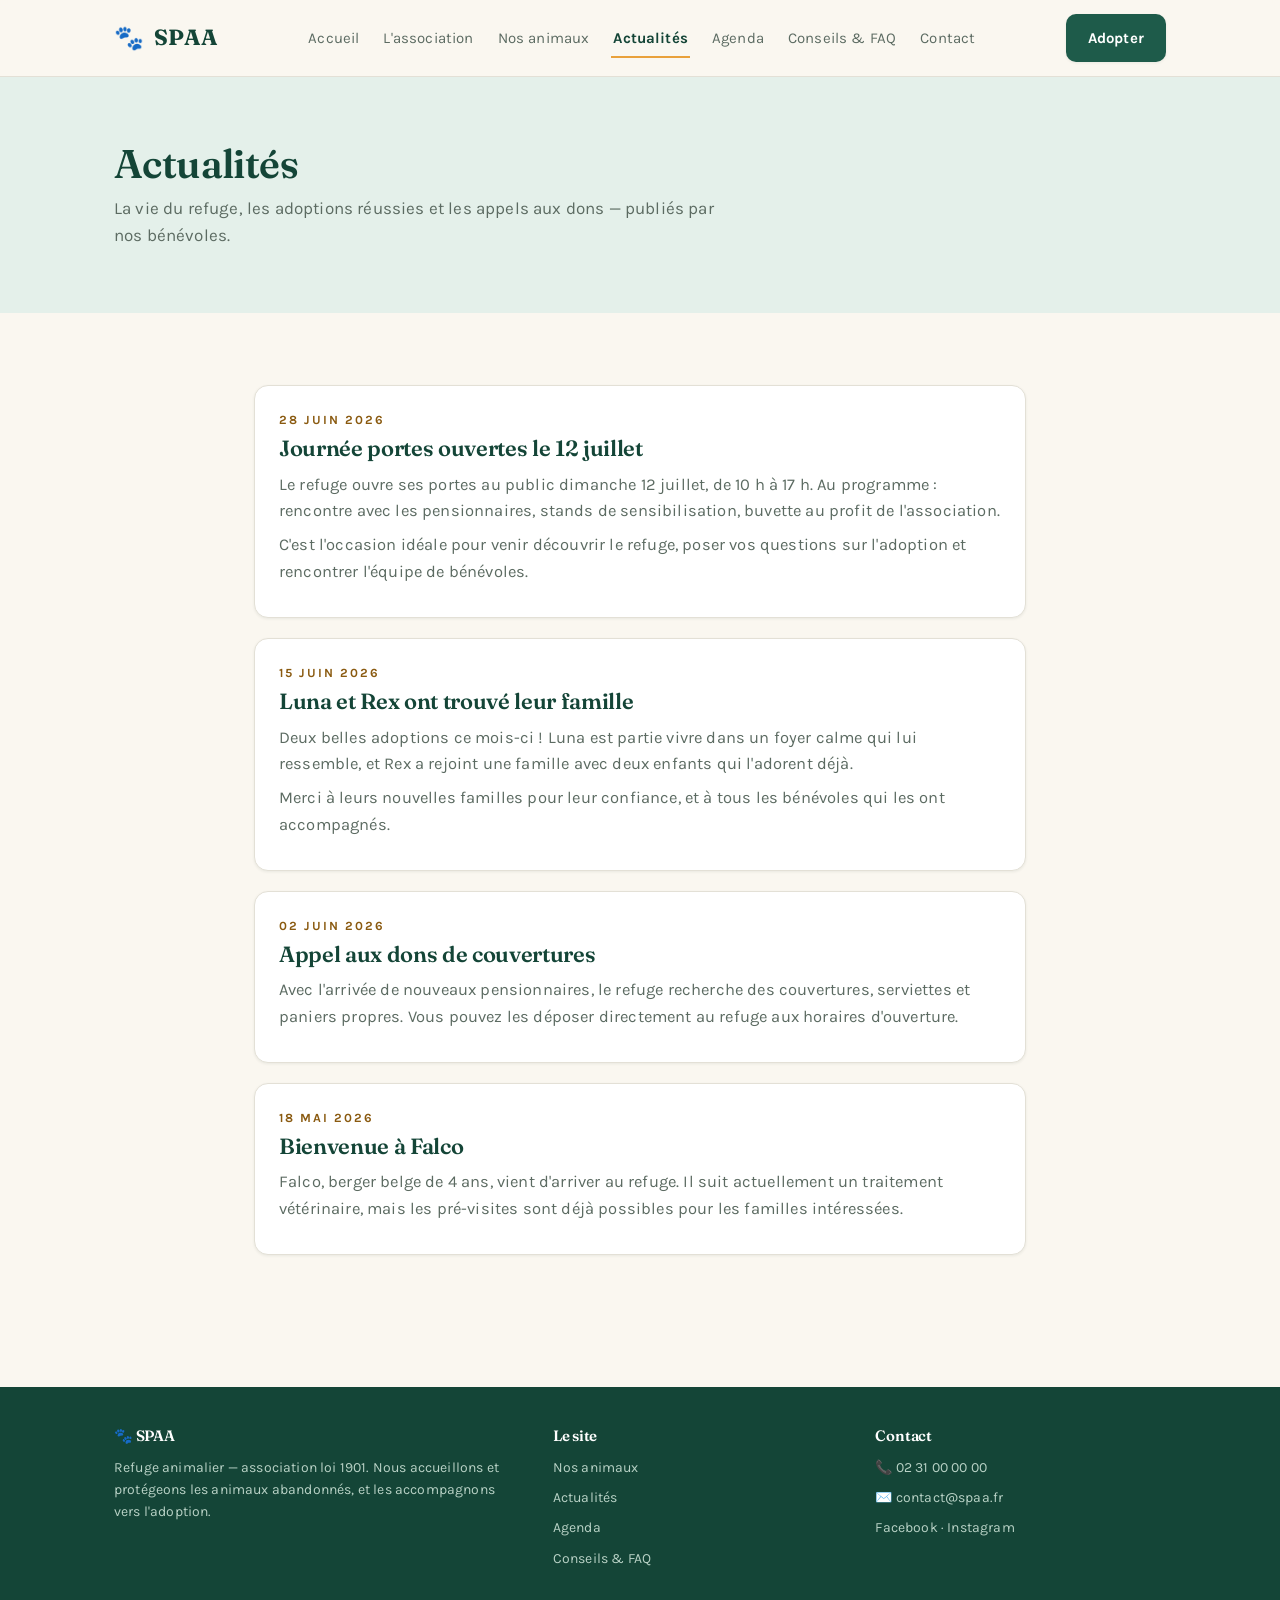
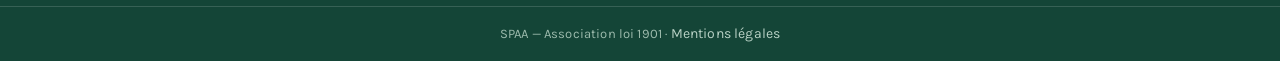
<file: actualites.html>
<!DOCTYPE html>
<html lang="fr">

<head>
  <meta charset="UTF-8">
  <meta name="viewport" content="width=device-width, initial-scale=1.0">
  <title>Actualités — SPAA</title>
  <meta name="description" content="Les actualités du refuge SPAA : adoptions, événements et vie du refuge.">
  <link rel="preconnect" href="https://fonts.googleapis.com">
  <link
    href="https://fonts.googleapis.com/css2?family=Fraunces:ital,wght@0,600;0,700;1,600&family=Karla:wght@400;700&display=swap"
    rel="stylesheet">
  <link rel="icon" type="image/svg+xml" href="assets/favicon.svg">
  <meta property="og:title" content="SPAA — Refuge animalier">
  <meta property="og:description" content="Adoption, protection et soins des animaux abandonnés.">
  <meta property="og:type" content="website">
  <link rel="stylesheet" href="styles.css">
</head>

<body>
  <header class="site">
    <div class="header-inner">
      <a class="logo" href="index.html"><span class="paw" aria-hidden="true">🐾</span>SPAA</a>
      <input type="checkbox" id="nav-toggle" class="nav-toggle" aria-hidden="true">
      <nav class="main" aria-label="Navigation principale">
        <a href="index.html">Accueil</a>
        <a href="association.html">L'association</a>
        <a href="animaux.html">Nos animaux</a>
        <a href="actualites.html" aria-current="page">Actualités</a>
        <a href="agenda.html">Agenda</a>
        <a href="blog.html">Conseils &amp; FAQ</a>
        <a href="contact.html">Contact</a>
      </nav>
      <a class="btn btn-pine header-cta" href="contact.html">Adopter</a>
      <label for="nav-toggle" class="nav-burger" aria-label="Ouvrir le menu">☰</label>
    </div>
  </header>

  <div class="page-hero">
    <div class="page-hero-inner">
      <h1>Actualités</h1>
      <p>La vie du refuge, les adoptions réussies et les appels aux dons — publiés par nos bénévoles.</p>
    </div>
  </div>

  <section class="block" style="max-width:820px;">
    <article class="post">
      <p class="date">28 JUIN 2026</p>
      <h2>Journée portes ouvertes le 12 juillet</h2>
      <p>Le refuge ouvre ses portes au public dimanche 12 juillet, de 10 h à 17 h. Au programme : rencontre avec les
        pensionnaires, stands de sensibilisation, buvette au profit de l'association.</p>
      <p>C'est l'occasion idéale pour venir découvrir le refuge, poser vos questions sur l'adoption et rencontrer
        l'équipe de bénévoles.</p>
    </article>
    <article class="post">
      <p class="date">15 JUIN 2026</p>
      <h2>Luna et Rex ont trouvé leur famille</h2>
      <p>Deux belles adoptions ce mois-ci ! Luna est partie vivre dans un foyer calme qui lui ressemble, et Rex a
        rejoint une famille avec deux enfants qui l'adorent déjà.</p>
      <p>Merci à leurs nouvelles familles pour leur confiance, et à tous les bénévoles qui les ont accompagnés.</p>
    </article>
    <article class="post">
      <p class="date">02 JUIN 2026</p>
      <h2>Appel aux dons de couvertures</h2>
      <p>Avec l'arrivée de nouveaux pensionnaires, le refuge recherche des couvertures, serviettes et paniers propres.
        Vous pouvez les déposer directement au refuge aux horaires d'ouverture.</p>
    </article>
    <article class="post">
      <p class="date">18 MAI 2026</p>
      <h2>Bienvenue à Falco</h2>
      <p>Falco, berger belge de 4 ans, vient d'arriver au refuge. Il suit actuellement un traitement vétérinaire, mais
        les pré-visites sont déjà possibles pour les familles intéressées.</p>
    </article>
  </section>

  <footer class="site">
    <div class="footer-inner">
      <div>
        <h3>🐾 SPAA</h3>
        <p>Refuge animalier — association loi 1901. Nous accueillons et protégeons les animaux abandonnés, et les
          accompagnons vers l'adoption.</p>
      </div>
      <div>
        <h3>Le site</h3>
        <a href="animaux.html">Nos animaux</a>
        <a href="actualites.html">Actualités</a>
        <a href="agenda.html">Agenda</a>
        <a href="blog.html">Conseils &amp; FAQ</a>
      </div>
      <div>
        <h3>Contact</h3>
        <p>📞 02 31 00 00 00</p>
        <p>✉️ contact@spaa.fr</p>
        <p>Facebook · Instagram</p>
      </div>
    </div>
    <div class="footer-bottom">SPAA — Association loi 1901 · <a href="mentions-legales.html"
        style="display:inline">Mentions légales</a></div>
  </footer>
  <script src="script.js"></script>
</body>

</html>
</file>
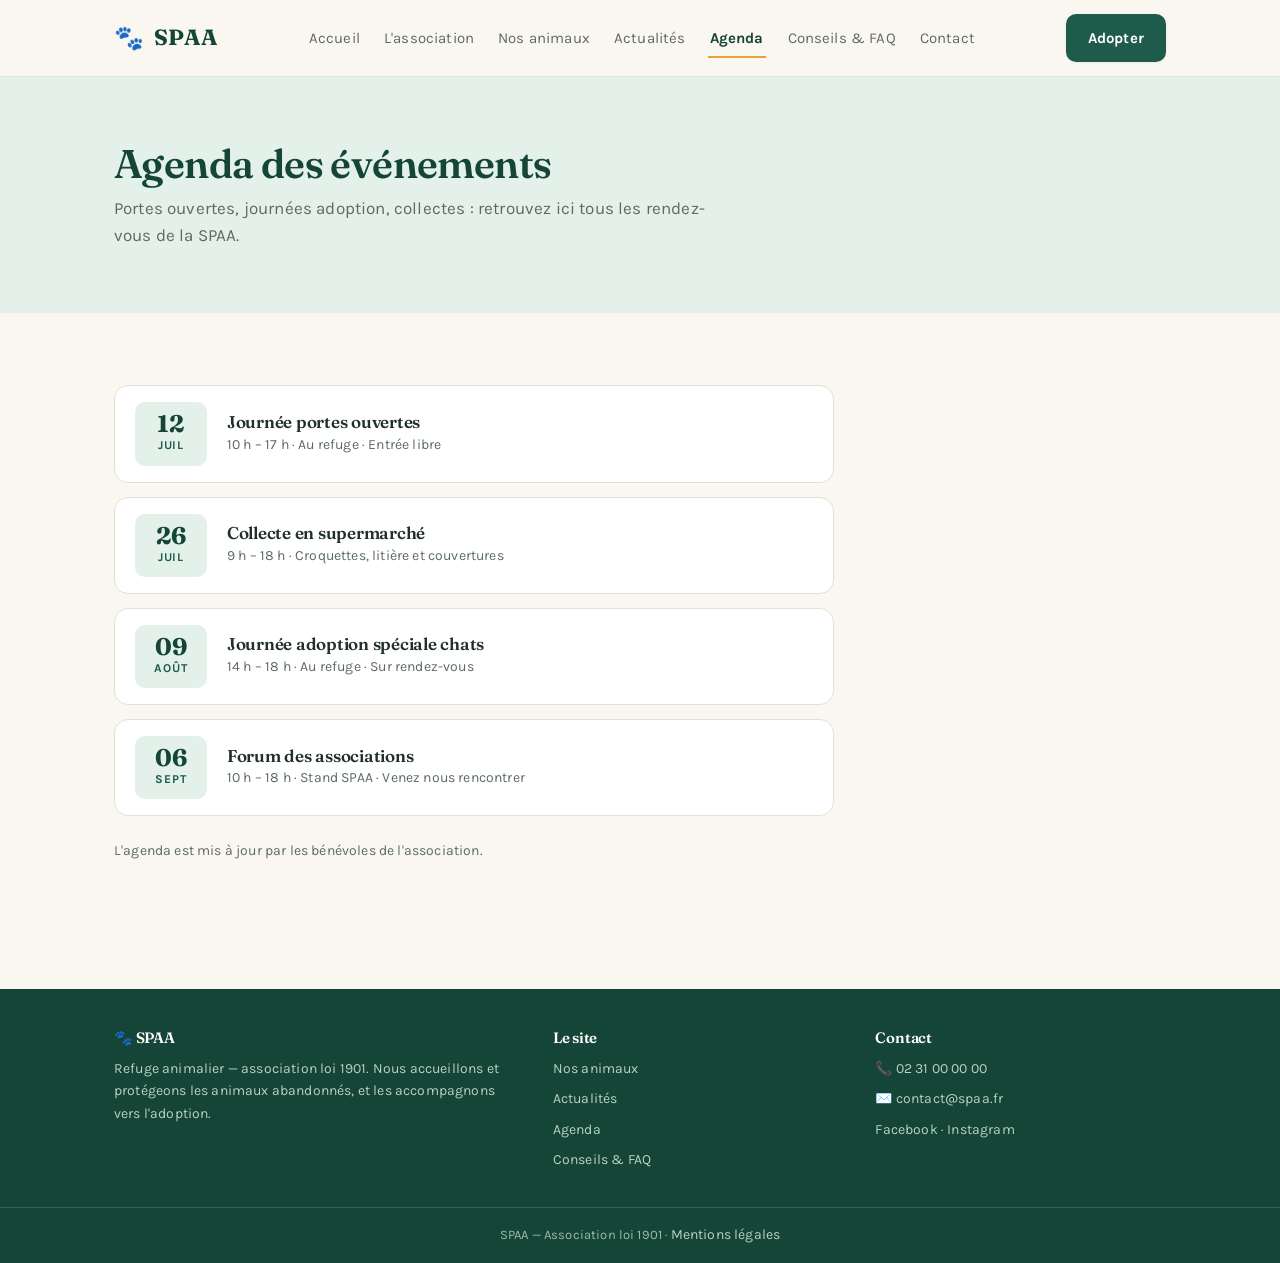
<file: agenda.html>
<!DOCTYPE html>
<html lang="fr">

<head>
  <meta charset="UTF-8">
  <meta name="viewport" content="width=device-width, initial-scale=1.0">
  <title>Agenda — SPAA</title>
  <meta name="description"
    content="Les événements à venir du refuge SPAA : portes ouvertes, journées adoption, collectes.">
  <link rel="preconnect" href="https://fonts.googleapis.com">
  <link
    href="https://fonts.googleapis.com/css2?family=Fraunces:ital,wght@0,600;0,700;1,600&family=Karla:wght@400;700&display=swap"
    rel="stylesheet">
  <link rel="icon" type="image/svg+xml" href="assets/favicon.svg">
  <meta property="og:title" content="SPAA — Refuge animalier">
  <meta property="og:description" content="Adoption, protection et soins des animaux abandonnés.">
  <meta property="og:type" content="website">
  <link rel="stylesheet" href="styles.css">
</head>

<body>
  <header class="site">
    <div class="header-inner">
      <a class="logo" href="index.html"><span class="paw" aria-hidden="true">🐾</span>SPAA</a>
      <input type="checkbox" id="nav-toggle" class="nav-toggle" aria-hidden="true">
      <nav class="main" aria-label="Navigation principale">
        <a href="index.html">Accueil</a>
        <a href="association.html">L'association</a>
        <a href="animaux.html">Nos animaux</a>
        <a href="actualites.html">Actualités</a>
        <a href="agenda.html" aria-current="page">Agenda</a>
        <a href="blog.html">Conseils &amp; FAQ</a>
        <a href="contact.html">Contact</a>
      </nav>
      <a class="btn btn-pine header-cta" href="contact.html">Adopter</a>
      <label for="nav-toggle" class="nav-burger" aria-label="Ouvrir le menu">☰</label>
    </div>
  </header>

  <div class="page-hero">
    <div class="page-hero-inner">
      <h1>Agenda des événements</h1>
      <p>Portes ouvertes, journées adoption, collectes : retrouvez ici tous les rendez-vous de la SPAA.</p>
    </div>
  </div>

  <section class="block">
    <div class="agenda-list">
      <div class="agenda-item">
        <div class="agenda-date">
          <div class="day">12</div>
          <div class="month">juil</div>
        </div>
        <div class="agenda-info">
          <h3>Journée portes ouvertes</h3>
          <p>10 h – 17 h · Au refuge · Entrée libre</p>
        </div>
      </div>
      <div class="agenda-item">
        <div class="agenda-date">
          <div class="day">26</div>
          <div class="month">juil</div>
        </div>
        <div class="agenda-info">
          <h3>Collecte en supermarché</h3>
          <p>9 h – 18 h · Croquettes, litière et couvertures</p>
        </div>
      </div>
      <div class="agenda-item">
        <div class="agenda-date">
          <div class="day">09</div>
          <div class="month">août</div>
        </div>
        <div class="agenda-info">
          <h3>Journée adoption spéciale chats</h3>
          <p>14 h – 18 h · Au refuge · Sur rendez-vous</p>
        </div>
      </div>
      <div class="agenda-item">
        <div class="agenda-date">
          <div class="day">06</div>
          <div class="month">sept</div>
        </div>
        <div class="agenda-info">
          <h3>Forum des associations</h3>
          <p>10 h – 18 h · Stand SPAA · Venez nous rencontrer</p>
        </div>
      </div>
    </div>
    <p style="margin-top:24px;color:var(--ink-soft);font-size:14px;">L'agenda est mis à jour par les bénévoles de
      l'association.</p>
  </section>

  <footer class="site">
    <div class="footer-inner">
      <div>
        <h3>🐾 SPAA</h3>
        <p>Refuge animalier — association loi 1901. Nous accueillons et protégeons les animaux abandonnés, et les
          accompagnons vers l'adoption.</p>
      </div>
      <div>
        <h3>Le site</h3>
        <a href="animaux.html">Nos animaux</a>
        <a href="actualites.html">Actualités</a>
        <a href="agenda.html">Agenda</a>
        <a href="blog.html">Conseils &amp; FAQ</a>
      </div>
      <div>
        <h3>Contact</h3>
        <p>📞 02 31 00 00 00</p>
        <p>✉️ contact@spaa.fr</p>
        <p>Facebook · Instagram</p>
      </div>
    </div>
    <div class="footer-bottom">SPAA — Association loi 1901 · <a href="mentions-legales.html"
        style="display:inline">Mentions légales</a></div>
  </footer>
  <script src="script.js"></script>
</body>

</html>
</file>
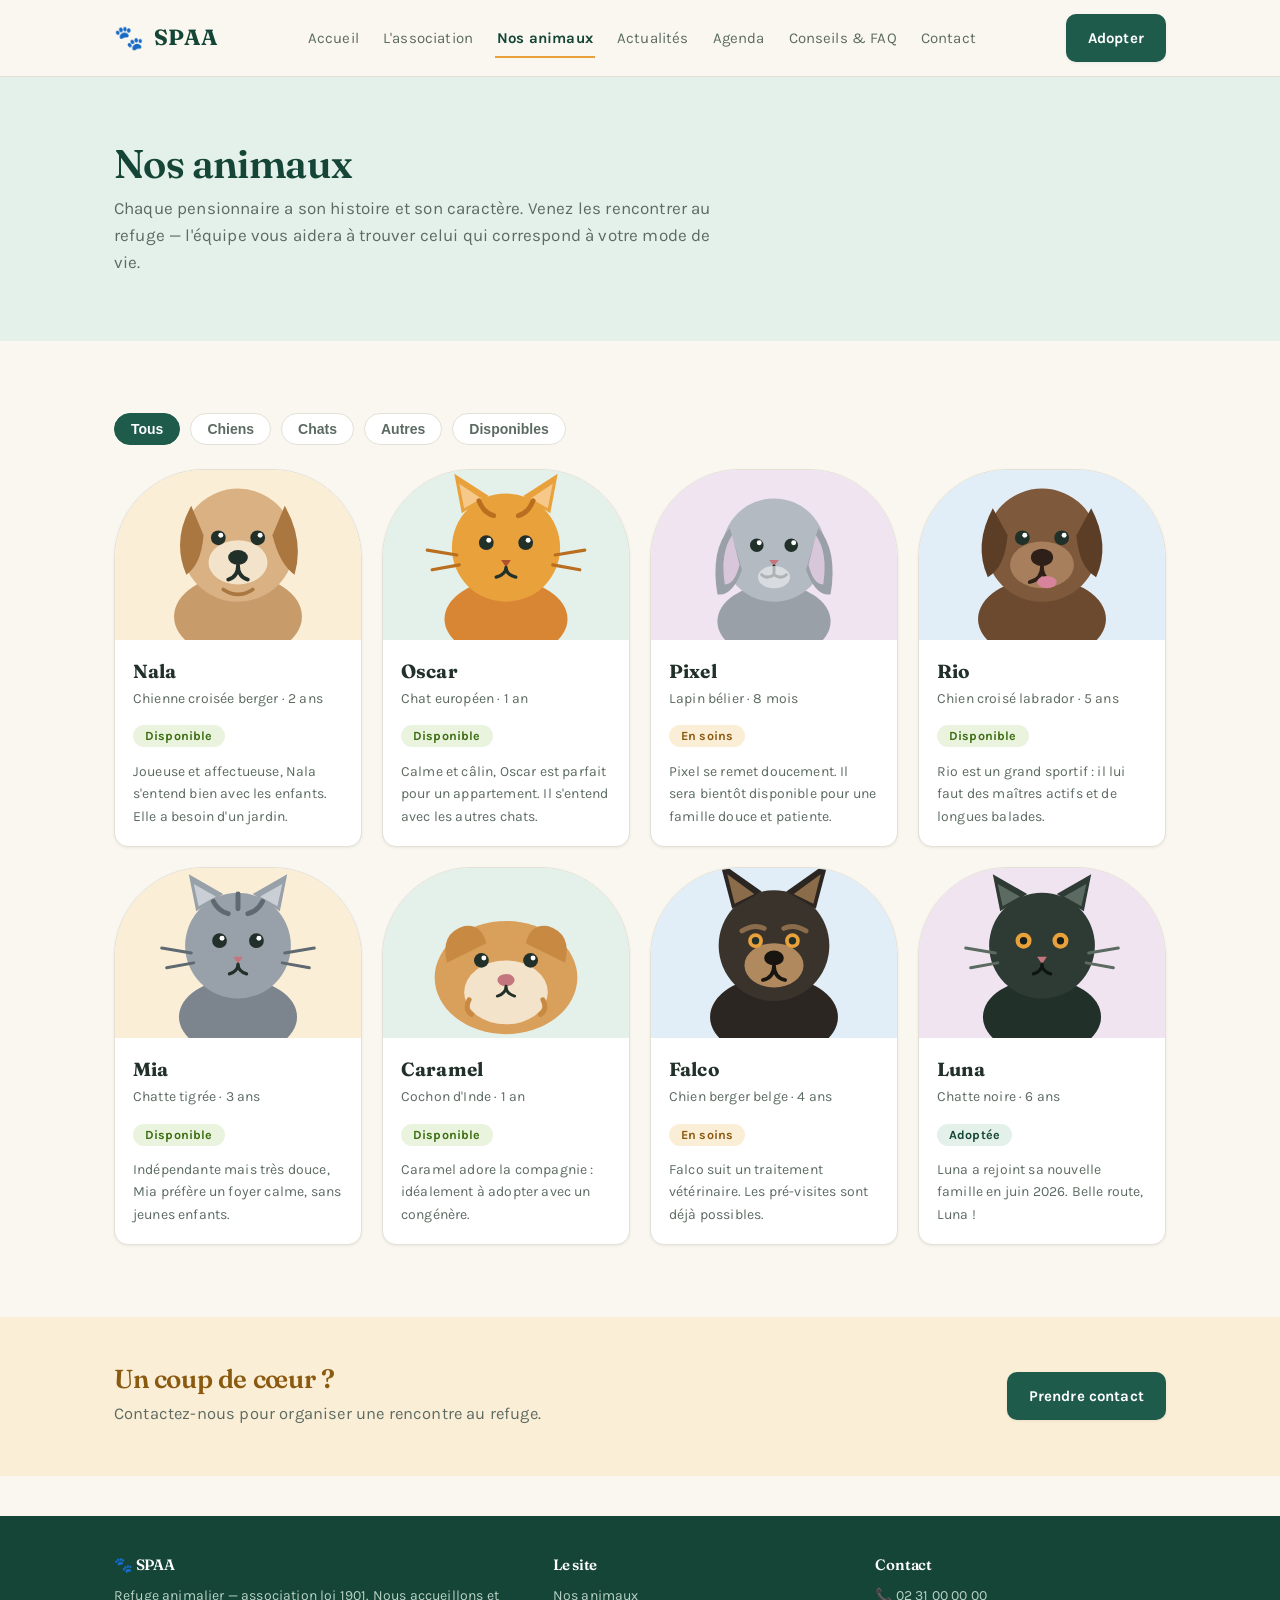
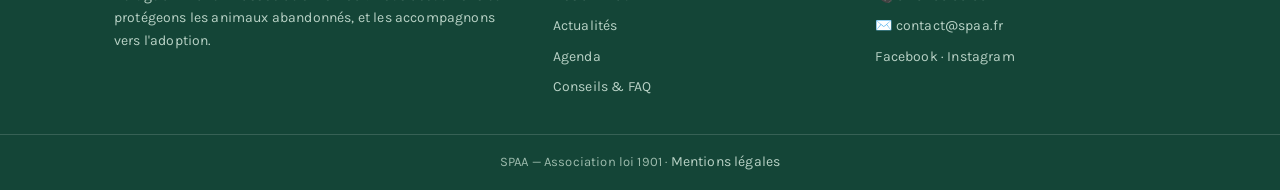
<file: animaux.html>
<!DOCTYPE html>
<html lang="fr">

<head>
  <meta charset="UTF-8">
  <meta name="viewport" content="width=device-width, initial-scale=1.0">
  <title>Nos animaux — SPAA</title>
  <meta name="description" content="Les animaux du refuge SPAA disponibles à l'adoption : chiens, chats et NAC.">
  <link rel="preconnect" href="https://fonts.googleapis.com">
  <link
    href="https://fonts.googleapis.com/css2?family=Fraunces:ital,wght@0,600;0,700;1,600&family=Karla:wght@400;700&display=swap"
    rel="stylesheet">
  <link rel="icon" type="image/svg+xml" href="assets/favicon.svg">
  <meta property="og:title" content="SPAA — Refuge animalier">
  <meta property="og:description" content="Adoption, protection et soins des animaux abandonnés.">
  <meta property="og:type" content="website">
  <link rel="stylesheet" href="styles.css">
</head>

<body>
  <header class="site">
    <div class="header-inner">
      <a class="logo" href="index.html"><span class="paw" aria-hidden="true">🐾</span>SPAA</a>
      <input type="checkbox" id="nav-toggle" class="nav-toggle" aria-hidden="true">
      <nav class="main" aria-label="Navigation principale">
        <a href="index.html">Accueil</a>
        <a href="association.html">L'association</a>
        <a href="animaux.html" aria-current="page">Nos animaux</a>
        <a href="actualites.html">Actualités</a>
        <a href="agenda.html">Agenda</a>
        <a href="blog.html">Conseils &amp; FAQ</a>
        <a href="contact.html">Contact</a>
      </nav>
      <a class="btn btn-pine header-cta" href="contact.html">Adopter</a>
      <label for="nav-toggle" class="nav-burger" aria-label="Ouvrir le menu">☰</label>
    </div>
  </header>

  <div class="page-hero">
    <div class="page-hero-inner">
      <h1>Nos animaux</h1>
      <p>Chaque pensionnaire a son histoire et son caractère. Venez les rencontrer au refuge — l'équipe vous aidera à
        trouver celui qui correspond à votre mode de vie.</p>
    </div>
  </div>

  <section class="block">
    <div class="filters" role="group" aria-label="Filtres">
      <button class="chip active" type="button" data-filter="tous" aria-pressed="true">Tous</button>
      <button class="chip" type="button" data-filter="chien" aria-pressed="false">Chiens</button>
      <button class="chip" type="button" data-filter="chat" aria-pressed="false">Chats</button>
      <button class="chip" type="button" data-filter="autre" aria-pressed="false">Autres</button>
      <button class="chip" type="button" data-filter="disponible" aria-pressed="false">Disponibles</button>
    </div>
    <div class="animals">
      <div class="animal-card" data-species="chien" data-status="disponible">
        <div class="animal-photo p-amber"><img
            src="https://images.unsplash.com/photo-1543466835-00a7907e9de1?auto=format&fit=crop&w=800&q=80"
            alt="Illustration de Nala" loading="lazy" onerror="this.onerror=null;this.src='assets/nala.svg'"></div>
        <div class="animal-body">
          <p class="name">Nala</p>
          <p class="meta">Chienne croisée berger · 2 ans</p>
          <span class="badge ok">Disponible</span>
          <p style="font-size:14px;color:var(--ink-soft);margin:12px 0 0;">Joueuse et affectueuse, Nala s'entend bien
            avec les enfants. Elle a besoin d'un jardin.</p>
        </div>
      </div>
      <div class="animal-card" data-species="chat" data-status="disponible">
        <div class="animal-photo p-pine"><img
            src="https://images.unsplash.com/photo-1514888286974-6c03e2ca1dba?auto=format&fit=crop&w=800&q=80"
            alt="Illustration de Oscar" loading="lazy" onerror="this.onerror=null;this.src='assets/oscar.svg'"></div>
        <div class="animal-body">
          <p class="name">Oscar</p>
          <p class="meta">Chat européen · 1 an</p>
          <span class="badge ok">Disponible</span>
          <p style="font-size:14px;color:var(--ink-soft);margin:12px 0 0;">Calme et câlin, Oscar est parfait pour un
            appartement. Il s'entend avec les autres chats.</p>
        </div>
      </div>
      <div class="animal-card" data-species="autre" data-status="soins">
        <div class="animal-photo p-lilac"><img
            src="https://images.unsplash.com/photo-1585110396000-c9ffd4e4b308?auto=format&fit=crop&w=800&q=80"
            alt="Illustration de Pixel" loading="lazy" onerror="this.onerror=null;this.src='assets/pixel.svg'"></div>
        <div class="animal-body">
          <p class="name">Pixel</p>
          <p class="meta">Lapin bélier · 8 mois</p>
          <span class="badge care">En soins</span>
          <p style="font-size:14px;color:var(--ink-soft);margin:12px 0 0;">Pixel se remet doucement. Il sera bientôt
            disponible pour une famille douce et patiente.</p>
        </div>
      </div>
      <div class="animal-card" data-species="chien" data-status="disponible">
        <div class="animal-photo p-sky"><img
            src="https://images.unsplash.com/photo-1552053831-71594a27632d?auto=format&fit=crop&w=800&q=80"
            alt="Illustration de Rio" loading="lazy" onerror="this.onerror=null;this.src='assets/rio.svg'"></div>
        <div class="animal-body">
          <p class="name">Rio</p>
          <p class="meta">Chien croisé labrador · 5 ans</p>
          <span class="badge ok">Disponible</span>
          <p style="font-size:14px;color:var(--ink-soft);margin:12px 0 0;">Rio est un grand sportif : il lui faut des
            maîtres actifs et de longues balades.</p>
        </div>
      </div>
      <div class="animal-card" data-species="chat" data-status="disponible">
        <div class="animal-photo p-amber"><img
            src="https://images.unsplash.com/photo-1533738363-b7f9aef128ce?auto=format&fit=crop&w=800&q=80"
            alt="Illustration de Mia" loading="lazy" onerror="this.onerror=null;this.src='assets/mia.svg'"></div>
        <div class="animal-body">
          <p class="name">Mia</p>
          <p class="meta">Chatte tigrée · 3 ans</p>
          <span class="badge ok">Disponible</span>
          <p style="font-size:14px;color:var(--ink-soft);margin:12px 0 0;">Indépendante mais très douce, Mia préfère un
            foyer calme, sans jeunes enfants.</p>
        </div>
      </div>
      <div class="animal-card" data-species="autre" data-status="disponible">
        <div class="animal-photo p-pine"><img
            src="https://images.unsplash.com/photo-1548767797-d8c844163c4c?auto=format&fit=crop&w=800&q=80"
            alt="Illustration de Caramel" loading="lazy" onerror="this.onerror=null;this.src='assets/caramel.svg'">
        </div>
        <div class="animal-body">
          <p class="name">Caramel</p>
          <p class="meta">Cochon d'Inde · 1 an</p>
          <span class="badge ok">Disponible</span>
          <p style="font-size:14px;color:var(--ink-soft);margin:12px 0 0;">Caramel adore la compagnie : idéalement à
            adopter avec un congénère.</p>
        </div>
      </div>
      <div class="animal-card" data-species="chien" data-status="soins">
        <div class="animal-photo p-sky"><img
            src="https://images.unsplash.com/photo-1568572933382-74d440642117?auto=format&fit=crop&w=800&q=80"
            alt="Illustration de Falco" loading="lazy" onerror="this.onerror=null;this.src='assets/falco.svg'"></div>
        <div class="animal-body">
          <p class="name">Falco</p>
          <p class="meta">Chien berger belge · 4 ans</p>
          <span class="badge care">En soins</span>
          <p style="font-size:14px;color:var(--ink-soft);margin:12px 0 0;">Falco suit un traitement vétérinaire. Les
            pré-visites sont déjà possibles.</p>
        </div>
      </div>
      <div class="animal-card" data-species="chat" data-status="adoptee">
        <div class="animal-photo p-lilac"><img
            src="https://images.unsplash.com/photo-1526336024174-e58f5cdd8e13?auto=format&fit=crop&w=800&q=80"
            alt="Illustration de Luna" loading="lazy" onerror="this.onerror=null;this.src='assets/luna.svg'"></div>
        <div class="animal-body">
          <p class="name">Luna</p>
          <p class="meta">Chatte noire · 6 ans</p>
          <span class="badge adopted">Adoptée</span>
          <p style="font-size:14px;color:var(--ink-soft);margin:12px 0 0;">Luna a rejoint sa nouvelle famille en juin
            2026. Belle route, Luna !</p>
        </div>
      </div>
    </div>
    <p id="no-result">Aucun animal ne correspond à ce filtre pour le moment.</p>
  </section>

  <div class="cta-band">
    <div class="cta-inner">
      <div>
        <h2>Un coup de cœur ?</h2>
        <p>Contactez-nous pour organiser une rencontre au refuge.</p>
      </div>
      <a class="btn btn-pine" href="contact.html">Prendre contact</a>
    </div>
  </div>

  <footer class="site">
    <div class="footer-inner">
      <div>
        <h3>🐾 SPAA</h3>
        <p>Refuge animalier — association loi 1901. Nous accueillons et protégeons les animaux abandonnés, et les
          accompagnons vers l'adoption.</p>
      </div>
      <div>
        <h3>Le site</h3>
        <a href="animaux.html">Nos animaux</a>
        <a href="actualites.html">Actualités</a>
        <a href="agenda.html">Agenda</a>
        <a href="blog.html">Conseils &amp; FAQ</a>
      </div>
      <div>
        <h3>Contact</h3>
        <p>📞 02 31 00 00 00</p>
        <p>✉️ contact@spaa.fr</p>
        <p>Facebook · Instagram</p>
      </div>
    </div>
    <div class="footer-bottom">SPAA — Association loi 1901 · <a href="mentions-legales.html"
        style="display:inline">Mentions légales</a></div>
  </footer>
  <script src="script.js"></script>
</body>

</html>
</file>
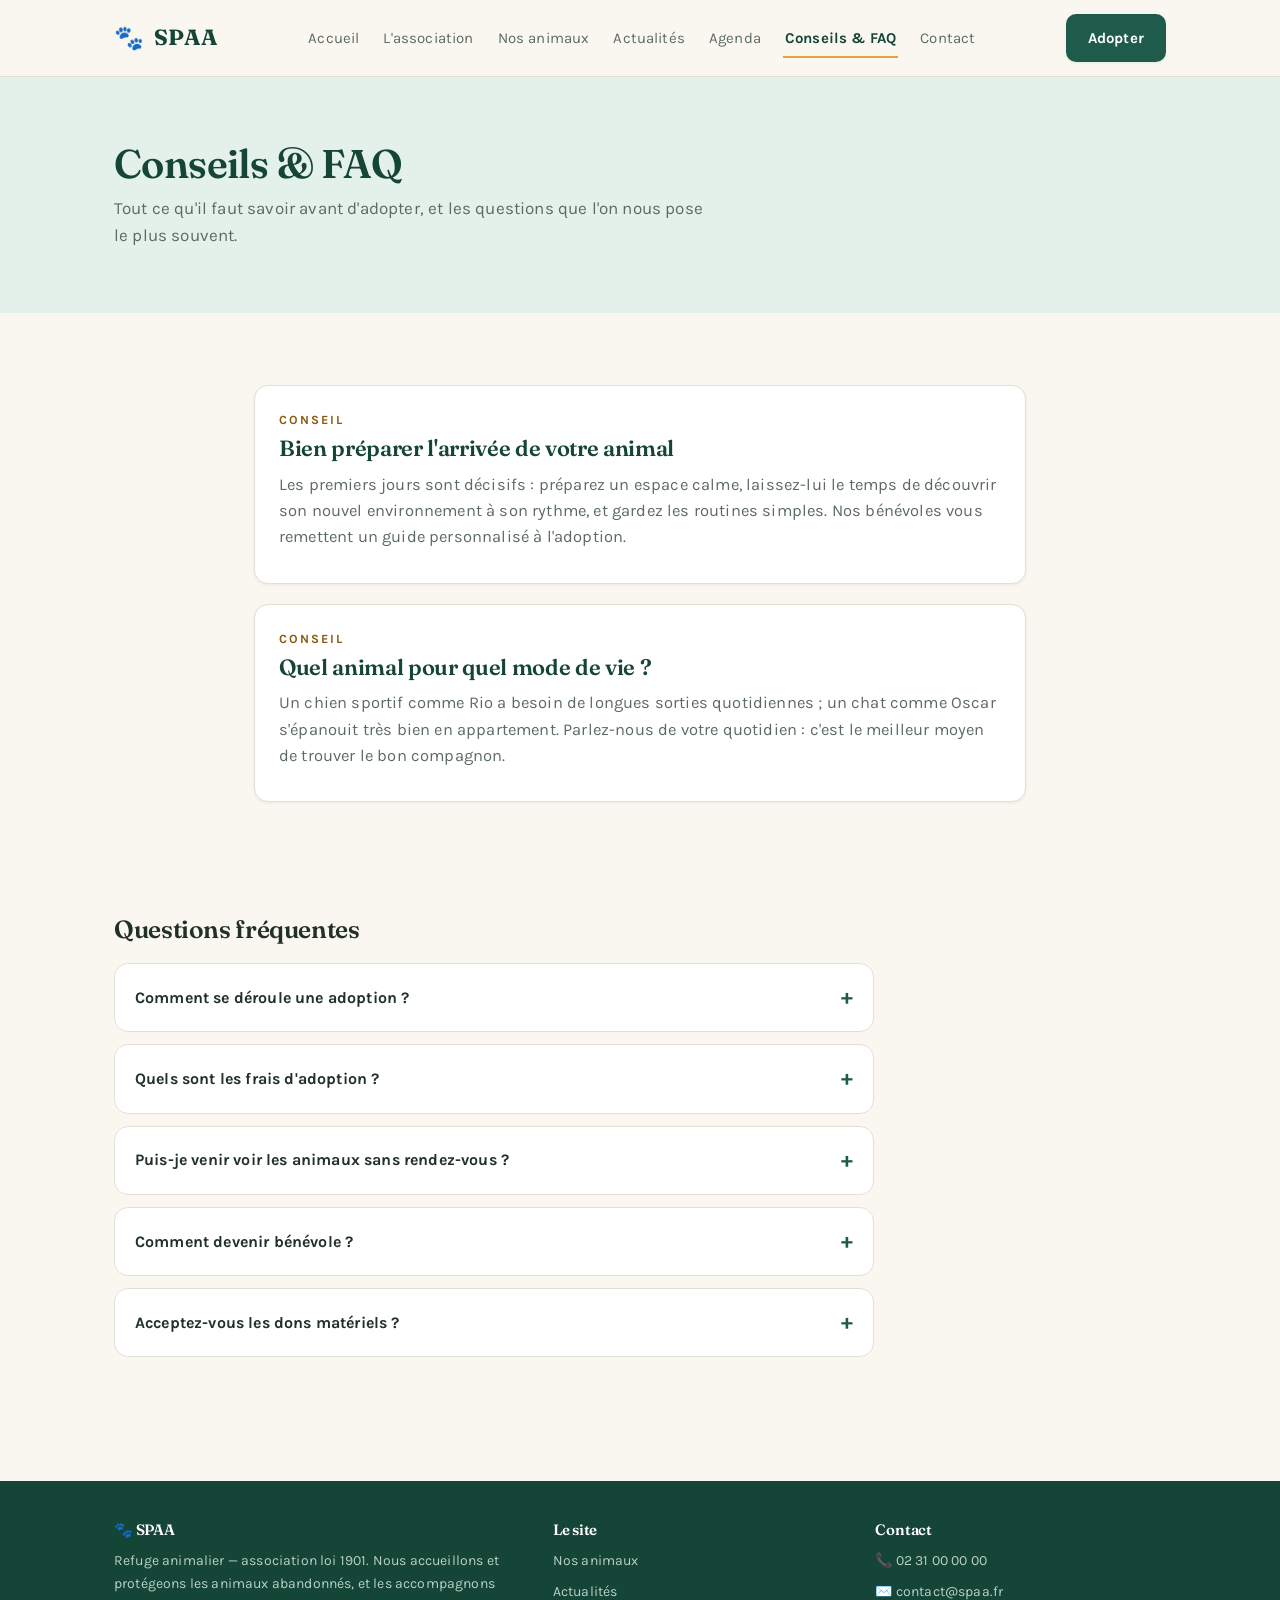
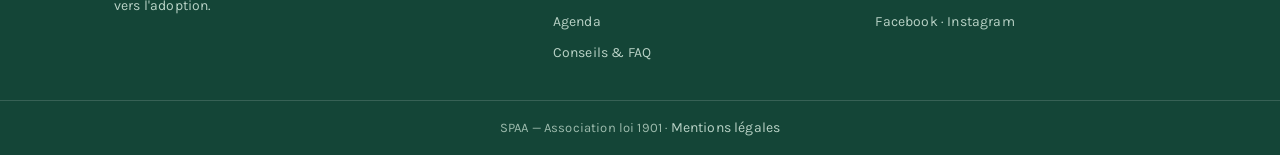
<file: blog.html>
<!DOCTYPE html>
<html lang="fr">

<head>
  <meta charset="UTF-8">
  <meta name="viewport" content="width=device-width, initial-scale=1.0">
  <title>Conseils & FAQ — SPAA</title>
  <meta name="description" content="Conseils pour l'adoption et réponses aux questions fréquentes du refuge SPAA.">
  <link rel="preconnect" href="https://fonts.googleapis.com">
  <link
    href="https://fonts.googleapis.com/css2?family=Fraunces:ital,wght@0,600;0,700;1,600&family=Karla:wght@400;700&display=swap"
    rel="stylesheet">
  <link rel="icon" type="image/svg+xml" href="assets/favicon.svg">
  <meta property="og:title" content="SPAA — Refuge animalier">
  <meta property="og:description" content="Adoption, protection et soins des animaux abandonnés.">
  <meta property="og:type" content="website">
  <link rel="stylesheet" href="styles.css">
</head>

<body>
  <header class="site">
    <div class="header-inner">
      <a class="logo" href="index.html"><span class="paw" aria-hidden="true">🐾</span>SPAA</a>
      <input type="checkbox" id="nav-toggle" class="nav-toggle" aria-hidden="true">
      <nav class="main" aria-label="Navigation principale">
        <a href="index.html">Accueil</a>
        <a href="association.html">L'association</a>
        <a href="animaux.html">Nos animaux</a>
        <a href="actualites.html">Actualités</a>
        <a href="agenda.html">Agenda</a>
        <a href="blog.html" aria-current="page">Conseils &amp; FAQ</a>
        <a href="contact.html">Contact</a>
      </nav>
      <a class="btn btn-pine header-cta" href="contact.html">Adopter</a>
      <label for="nav-toggle" class="nav-burger" aria-label="Ouvrir le menu">☰</label>
    </div>
  </header>

  <div class="page-hero">
    <div class="page-hero-inner">
      <h1>Conseils &amp; FAQ</h1>
      <p>Tout ce qu'il faut savoir avant d'adopter, et les questions que l'on nous pose le plus souvent.</p>
    </div>
  </div>

  <section class="block" style="max-width:820px;">
    <article class="post">
      <p class="date">CONSEIL</p>
      <h2>Bien préparer l'arrivée de votre animal</h2>
      <p>Les premiers jours sont décisifs : préparez un espace calme, laissez-lui le temps de découvrir son nouvel
        environnement à son rythme, et gardez les routines simples. Nos bénévoles vous remettent un guide personnalisé à
        l'adoption.</p>
    </article>
    <article class="post">
      <p class="date">CONSEIL</p>
      <h2>Quel animal pour quel mode de vie ?</h2>
      <p>Un chien sportif comme Rio a besoin de longues sorties quotidiennes ; un chat comme Oscar s'épanouit très bien
        en appartement. Parlez-nous de votre quotidien : c'est le meilleur moyen de trouver le bon compagnon.</p>
    </article>
  </section>

  <section class="block" style="padding-top:0;">
    <h2 style="margin-bottom:20px;">Questions fréquentes</h2>
    <div class="faq">
      <details>
        <summary>Comment se déroule une adoption ?</summary>
        <p class="answer">Rencontre au refuge, échange avec un bénévole sur votre mode de vie, puis constitution du
          dossier. Une participation aux frais est demandée (identification, vaccination, stérilisation). Un suivi
          post-adoption est proposé.</p>
      </details>
      <details>
        <summary>Quels sont les frais d'adoption ?</summary>
        <p class="answer">La participation couvre les frais vétérinaires engagés : identification, vaccins,
          stérilisation. Le montant exact dépend de l'animal — contactez-nous pour le connaître.</p>
      </details>
      <details>
        <summary>Puis-je venir voir les animaux sans rendez-vous ?</summary>
        <p class="answer">Oui, aux horaires d'ouverture du refuge. Pour les animaux en soins, une pré-visite sur
          rendez-vous est préférable.</p>
      </details>
      <details>
        <summary>Comment devenir bénévole ?</summary>
        <p class="answer">Envoyez-nous un message via la page contact ou passez au refuge : promenades, soins,
          événements, communication — il y a mille façons d'aider.</p>
      </details>
      <details>
        <summary>Acceptez-vous les dons matériels ?</summary>
        <p class="answer">Oui : croquettes, couvertures, serviettes, paniers, jouets et litière peuvent être déposés au
          refuge aux horaires d'ouverture.</p>
      </details>
    </div>
  </section>

  <footer class="site">
    <div class="footer-inner">
      <div>
        <h3>🐾 SPAA</h3>
        <p>Refuge animalier — association loi 1901. Nous accueillons et protégeons les animaux abandonnés, et les
          accompagnons vers l'adoption.</p>
      </div>
      <div>
        <h3>Le site</h3>
        <a href="animaux.html">Nos animaux</a>
        <a href="actualites.html">Actualités</a>
        <a href="agenda.html">Agenda</a>
        <a href="blog.html">Conseils &amp; FAQ</a>
      </div>
      <div>
        <h3>Contact</h3>
        <p>📞 02 31 00 00 00</p>
        <p>✉️ contact@spaa.fr</p>
        <p>Facebook · Instagram</p>
      </div>
    </div>
    <div class="footer-bottom">SPAA — Association loi 1901 · <a href="mentions-legales.html"
        style="display:inline">Mentions légales</a></div>
  </footer>
  <script src="script.js"></script>
</body>

</html>
</file>
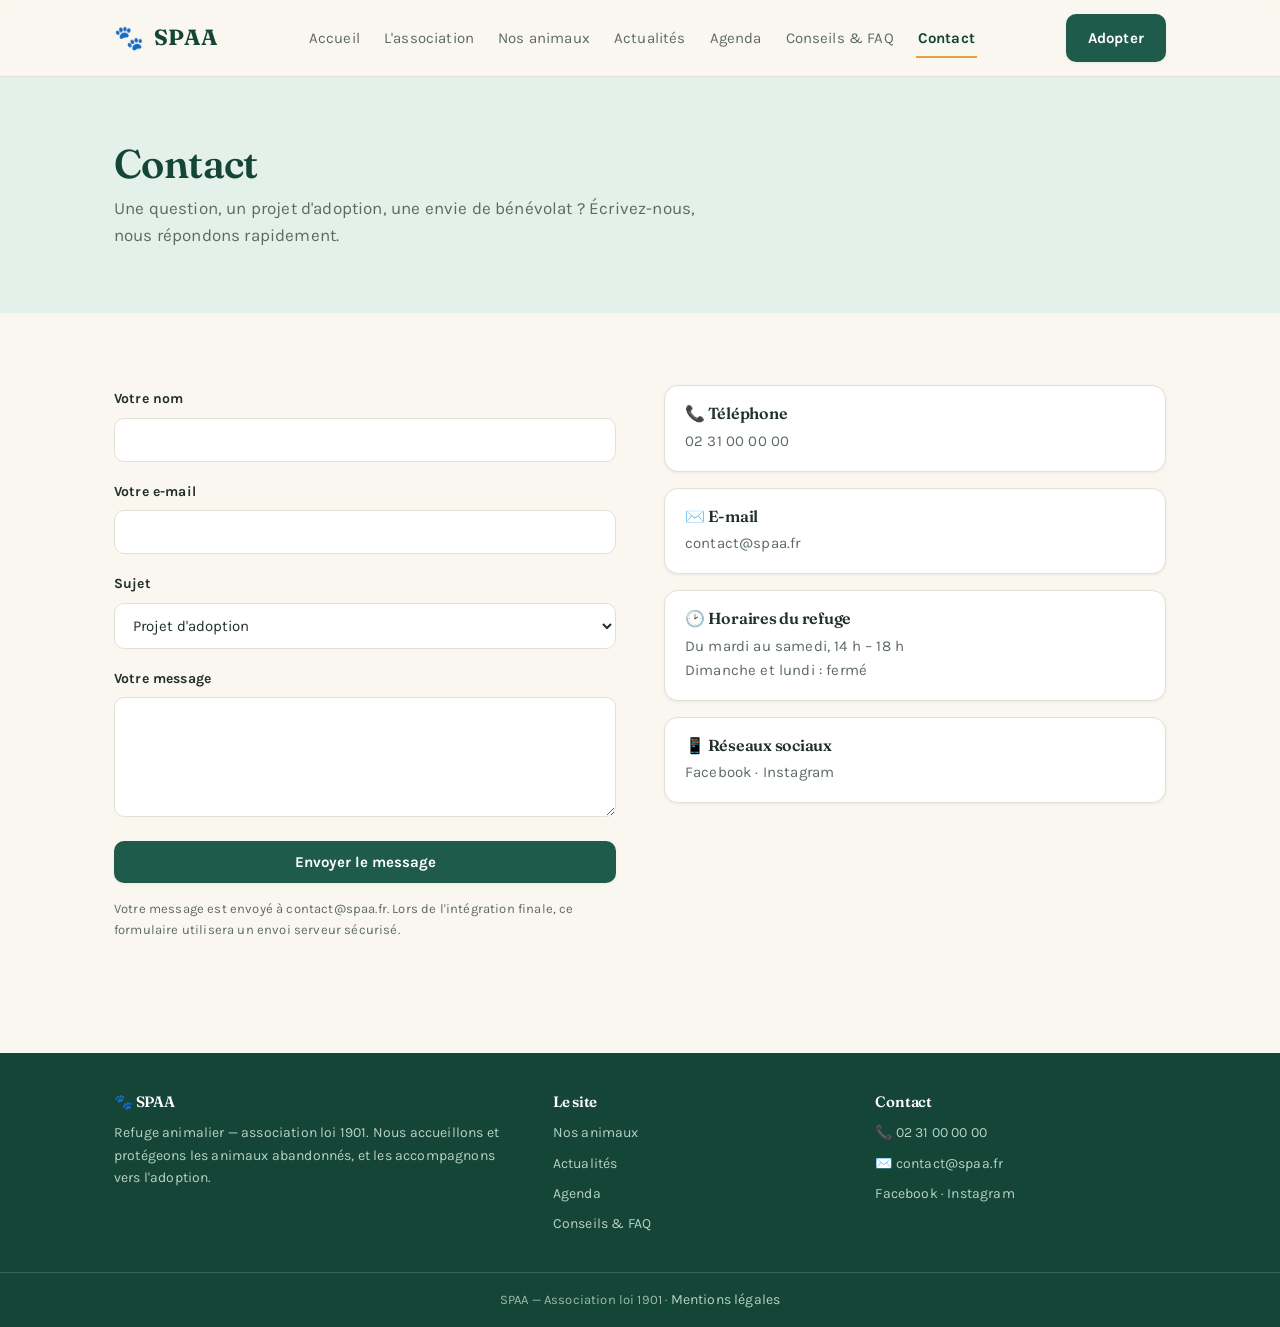
<file: contact.html>
<!DOCTYPE html>
<html lang="fr">

<head>
  <meta charset="UTF-8">
  <meta name="viewport" content="width=device-width, initial-scale=1.0">
  <title>Contact — SPAA</title>
  <meta name="description" content="Contactez le refuge SPAA : adoption, bénévolat, dons. Formulaire et coordonnées.">
  <link rel="preconnect" href="https://fonts.googleapis.com">
  <link
    href="https://fonts.googleapis.com/css2?family=Fraunces:ital,wght@0,600;0,700;1,600&family=Karla:wght@400;700&display=swap"
    rel="stylesheet">
  <link rel="icon" type="image/svg+xml" href="assets/favicon.svg">
  <meta property="og:title" content="SPAA — Refuge animalier">
  <meta property="og:description" content="Adoption, protection et soins des animaux abandonnés.">
  <meta property="og:type" content="website">
  <link rel="stylesheet" href="styles.css">
</head>

<body>
  <header class="site">
    <div class="header-inner">
      <a class="logo" href="index.html"><span class="paw" aria-hidden="true">🐾</span>SPAA</a>
      <input type="checkbox" id="nav-toggle" class="nav-toggle" aria-hidden="true">
      <nav class="main" aria-label="Navigation principale">
        <a href="index.html">Accueil</a>
        <a href="association.html">L'association</a>
        <a href="animaux.html">Nos animaux</a>
        <a href="actualites.html">Actualités</a>
        <a href="agenda.html">Agenda</a>
        <a href="blog.html">Conseils &amp; FAQ</a>
        <a href="contact.html" aria-current="page">Contact</a>
      </nav>
      <a class="btn btn-pine header-cta" href="contact.html">Adopter</a>
      <label for="nav-toggle" class="nav-burger" aria-label="Ouvrir le menu">☰</label>
    </div>
  </header>

  <div class="page-hero">
    <div class="page-hero-inner">
      <h1>Contact</h1>
      <p>Une question, un projet d'adoption, une envie de bénévolat ? Écrivez-nous, nous répondons rapidement.</p>
    </div>
  </div>

  <section class="block">
    <div class="contact-grid">
      <form class="contact" action="mailto:contact@spaa.fr" method="post" enctype="text/plain">
        <div>
          <label for="nom">Votre nom</label>
          <input type="text" id="nom" name="nom" required autocomplete="name">
        </div>
        <div>
          <label for="email">Votre e-mail</label>
          <input type="email" id="email" name="email" required autocomplete="email">
        </div>
        <div>
          <label for="sujet">Sujet</label>
          <select id="sujet" name="sujet">
            <option>Projet d'adoption</option>
            <option>Devenir bénévole</option>
            <option>Faire un don</option>
            <option>Autre demande</option>
          </select>
        </div>
        <div>
          <label for="message">Votre message</label>
          <textarea id="message" name="message" required></textarea>
        </div>
        <button class="btn btn-pine" type="submit">Envoyer le message</button>
        <p style="font-size:13px;color:var(--ink-soft);margin:0;">Votre message est envoyé à contact@spaa.fr. Lors de
          l'intégration finale, ce formulaire utilisera un envoi serveur sécurisé.</p>
      </form>
      <div class="contact-info">
        <div class="info-card">
          <h3>📞 Téléphone</h3>
          <p>02 31 00 00 00</p>
        </div>
        <div class="info-card">
          <h3>✉️ E-mail</h3>
          <p>contact@spaa.fr</p>
        </div>
        <div class="info-card">
          <h3>🕑 Horaires du refuge</h3>
          <p>Du mardi au samedi, 14 h – 18 h<br>Dimanche et lundi : fermé</p>
        </div>
        <div class="info-card">
          <h3>📱 Réseaux sociaux</h3>
          <p>Facebook · Instagram</p>
        </div>
      </div>
    </div>
  </section>

  <footer class="site">
    <div class="footer-inner">
      <div>
        <h3>🐾 SPAA</h3>
        <p>Refuge animalier — association loi 1901. Nous accueillons et protégeons les animaux abandonnés, et les
          accompagnons vers l'adoption.</p>
      </div>
      <div>
        <h3>Le site</h3>
        <a href="animaux.html">Nos animaux</a>
        <a href="actualites.html">Actualités</a>
        <a href="agenda.html">Agenda</a>
        <a href="blog.html">Conseils &amp; FAQ</a>
      </div>
      <div>
        <h3>Contact</h3>
        <p>📞 02 31 00 00 00</p>
        <p>✉️ contact@spaa.fr</p>
        <p>Facebook · Instagram</p>
      </div>
    </div>
    <div class="footer-bottom">SPAA — Association loi 1901 · <a href="mentions-legales.html"
        style="display:inline">Mentions légales</a></div>
  </footer>
  <script src="script.js"></script>
</body>

</html>
</file>
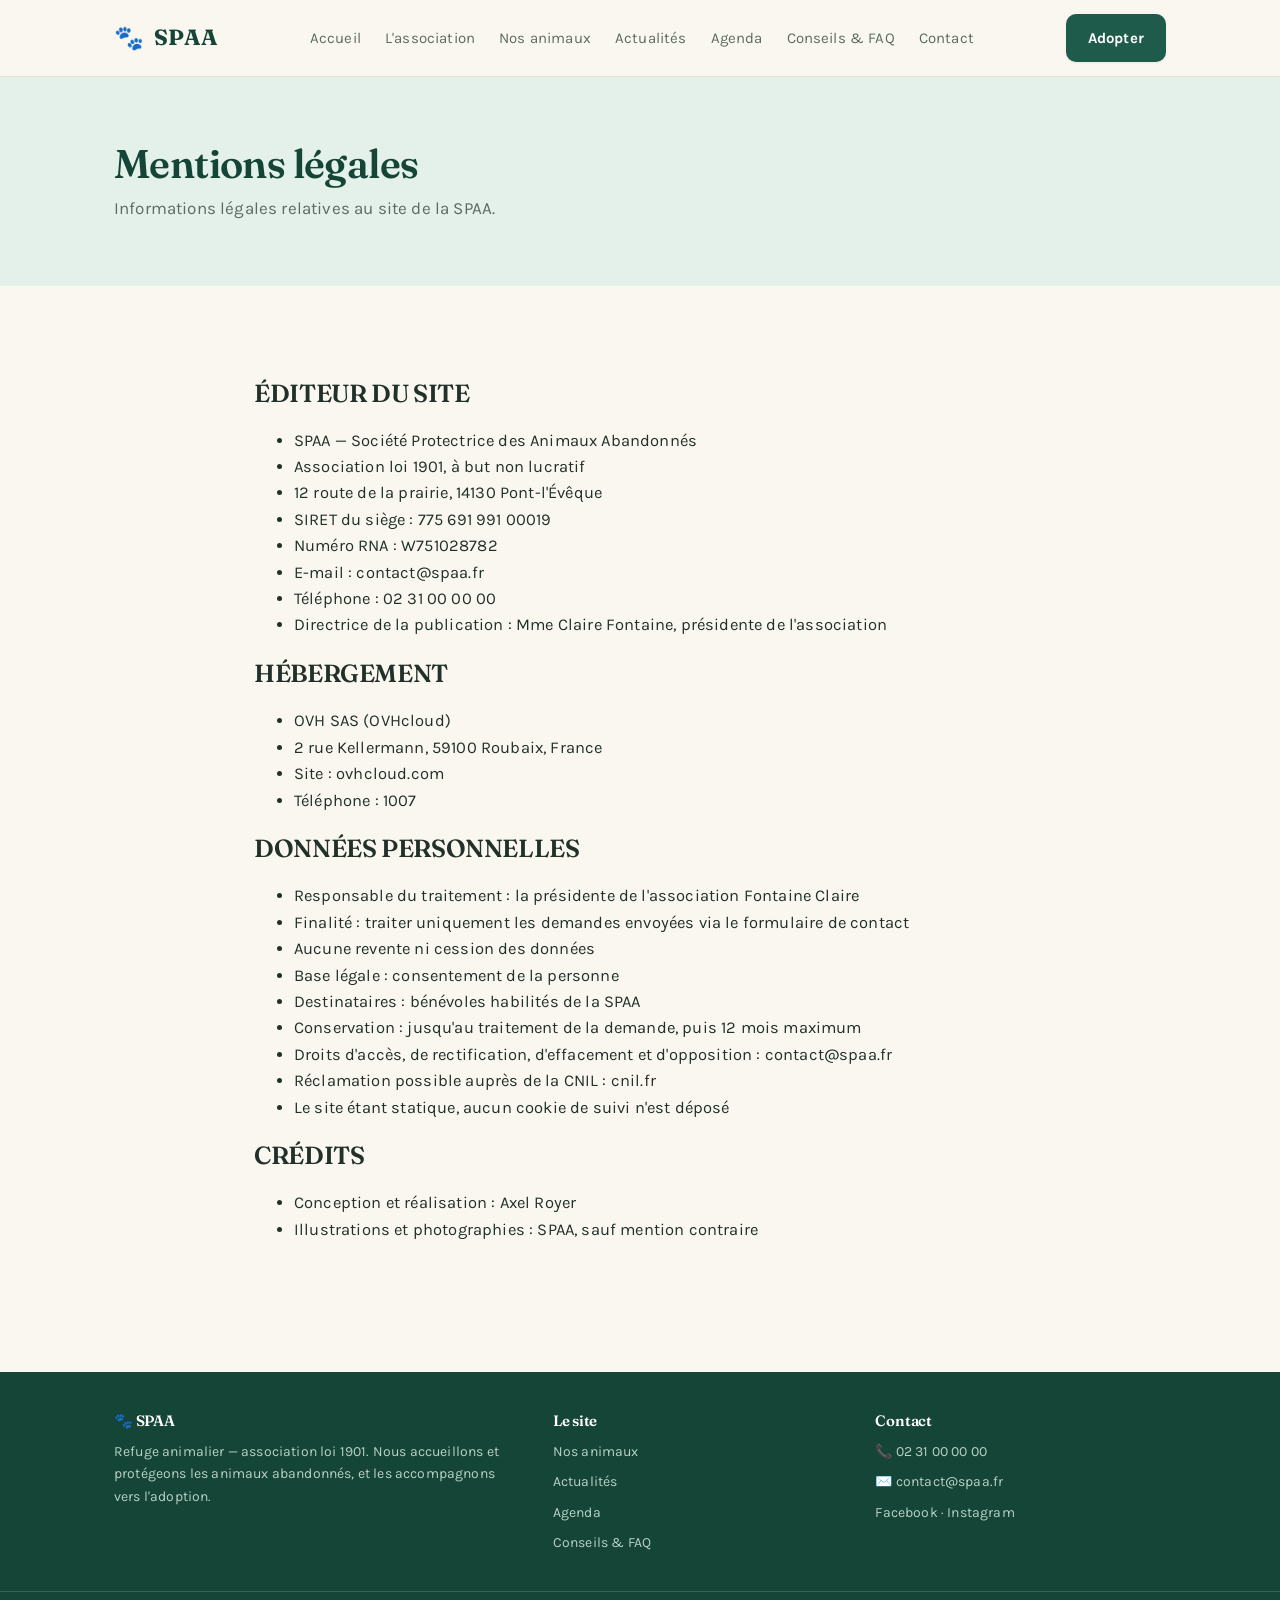
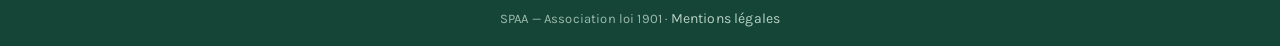
<file: mentions-legales.html>
<!DOCTYPE html>
<html lang="fr">

<head>
  <meta charset="UTF-8">
  <meta name="viewport" content="width=device-width, initial-scale=1.0">
  <title>Mentions légales — SPAA</title>
  <meta name="description" content="Mentions légales du site du refuge SPAA.">
  <link rel="preconnect" href="https://fonts.googleapis.com">
  <link
    href="https://fonts.googleapis.com/css2?family=Fraunces:ital,wght@0,600;0,700;1,600&family=Karla:wght@400;700&display=swap"
    rel="stylesheet">
  <link rel="icon" type="image/svg+xml" href="assets/favicon.svg">
  <meta property="og:title" content="SPAA — Refuge animalier">
  <meta property="og:description" content="Adoption, protection et soins des animaux abandonnés.">
  <meta property="og:type" content="website">
  <link rel="stylesheet" href="styles.css">
</head>

<body>
  <header class="site">
    <div class="header-inner">
      <a class="logo" href="index.html"><span class="paw" aria-hidden="true">🐾</span>SPAA</a>
      <input type="checkbox" id="nav-toggle" class="nav-toggle" aria-hidden="true">
      <nav class="main" aria-label="Navigation principale">
        <a href="index.html">Accueil</a>
        <a href="association.html">L'association</a>
        <a href="animaux.html">Nos animaux</a>
        <a href="actualites.html">Actualités</a>
        <a href="agenda.html">Agenda</a>
        <a href="blog.html">Conseils &amp; FAQ</a>
        <a href="contact.html">Contact</a>
      </nav>
      <a class="btn btn-pine header-cta" href="contact.html">Adopter</a>
      <label for="nav-toggle" class="nav-burger" aria-label="Ouvrir le menu">☰</label>
    </div>
  </header>

  <div class="page-hero">
    <div class="page-hero-inner">
      <h1>Mentions légales</h1>
      <p>Informations légales relatives au site de la SPAA.</p>
    </div>
  </div>

  <section class="block" style="max-width:820px;">

    <div class="post">
      <h2 class="date">ÉDITEUR DU SITE</h2>
      <ul>
        <li>SPAA — Société Protectrice des Animaux Abandonnés</li>
        <li>Association loi 1901, à but non lucratif</li>
        <li>12 route de la prairie, 14130 Pont-l'Évêque</li>
        <li>SIRET du siège : 775 691 991 00019</li>
        <li>Numéro RNA : W751028782</li>
        <li>E-mail : contact@spaa.fr</li>
        <li>Téléphone : 02 31 00 00 00</li>
        <li>Directrice de la publication : Mme Claire Fontaine, présidente de l'association</li>
      </ul>
    </div>

    <div class="post">
      <h2 class="date">HÉBERGEMENT</h2>
      <ul>
        <li>OVH SAS (OVHcloud)</li>
        <li>2 rue Kellermann, 59100 Roubaix, France</li>
        <li>Site : ovhcloud.com</li>
        <li>Téléphone : 1007</li>
      </ul>
    </div>

    <div class="post">
      <h2 class="date">DONNÉES PERSONNELLES</h2>
      <ul>
        <li>Responsable du traitement : la présidente de l'association Fontaine Claire</li>
        <li>Finalité : traiter uniquement les demandes envoyées via le formulaire de contact</li>
        <li>Aucune revente ni cession des données</li>
        <li>Base légale : consentement de la personne</li>
        <li>Destinataires : bénévoles habilités de la SPAA</li>
        <li>Conservation : jusqu'au traitement de la demande, puis 12 mois maximum</li>
        <li>Droits d'accès, de rectification, d'effacement et d'opposition : contact@spaa.fr</li>
        <li>Réclamation possible auprès de la CNIL : cnil.fr</li>
        <li>Le site étant statique, aucun cookie de suivi n'est déposé</li>
      </ul>
    </div>

    <div class="post">
      <h2 class="date">CRÉDITS</h2>
      <ul>
        <li>Conception et réalisation : Axel Royer</li>
        <li>Illustrations et photographies : SPAA, sauf mention contraire</li>
      </ul>
    </div>

  </section>
  <footer class="site">
    <div class="footer-inner">
      <div>
        <h3>🐾 SPAA</h3>
        <p>Refuge animalier — association loi 1901. Nous accueillons et protégeons les animaux abandonnés, et les
          accompagnons vers l'adoption.</p>
      </div>
      <div>
        <h3>Le site</h3>
        <a href="animaux.html">Nos animaux</a>
        <a href="actualites.html">Actualités</a>
        <a href="agenda.html">Agenda</a>
        <a href="blog.html">Conseils &amp; FAQ</a>
      </div>
      <div>
        <h3>Contact</h3>
        <p>📞 02 31 00 00 00</p>
        <p>✉️ contact@spaa.fr</p>
        <p>Facebook · Instagram</p>
      </div>
    </div>
    <div class="footer-bottom">SPAA — Association loi 1901 · <a href="mentions-legales.html"
        style="display:inline">Mentions légales</a></div>
  </footer>
  <script src="script.js"></script>
</body>

</html>
</file>
<file: styles.css>
:root {
  --paper: #FAF7F0;
  --card: #FFFFFF;
  --pine: #1E5B4A;
  --pine-dark: #144537;
  --pine-bg: #E4F0EA;
  --amber: #E9A13B;
  --amber-dark: #8A5A10;
  --amber-bg: #FBEED7;
  --ink: #22302A;
  --ink-soft: #5C6B62;
  --line: #E3E0D6;
  --green-bg: #EAF3DE;
  --green-text: #3B6D11;
  --red-bg: #FCEBEB;
  --red-text: #A32D2D;
  --radius: 14px;
  --arch: 90px;
}

* {
  box-sizing: border-box;
}

html {
  scroll-behavior: smooth;
}

@media (prefers-reduced-motion: reduce) {
  html {
    scroll-behavior: auto;
  }

  * {
    transition-duration: .001s !important;
    animation-duration: .001s !important;
  }
}

body {
  margin: 0;
  font-family: 'Karla', -apple-system, sans-serif;
  background: var(--paper);
  color: var(--ink);
  line-height: 1.6;
}

h1,
h2,
h3 {
  font-family: 'Fraunces', Georgia, serif;
  font-weight: 600;
  line-height: 1.15;
}

a {
  color: var(--pine);
}

a:focus-visible,
button:focus-visible {
  outline: 3px solid var(--amber);
  outline-offset: 2px;
}

img {
  max-width: 100%;
}

/* ---------- Header ---------- */
header.site {
  position: sticky;
  top: 0;
  z-index: 20;
  background: rgba(250, 247, 240, 0.94);
  border-bottom: 1px solid var(--line);
  backdrop-filter: blur(6px);
}

.header-inner {
  max-width: 1100px;
  margin: 0 auto;
  display: flex;
  align-items: center;
  justify-content: space-between;
  padding: 14px 24px;
  gap: 16px;
}

.logo {
  display: flex;
  align-items: center;
  gap: 10px;
  font-family: 'Fraunces', serif;
  font-weight: 700;
  font-size: 22px;
  color: var(--pine-dark);
  text-decoration: none;
}

.logo .paw {
  font-size: 24px;
}

nav.main {
  display: flex;
  gap: 20px;
  align-items: center;
}

nav.main a {
  font-size: 15px;
  text-decoration: none;
  color: var(--ink-soft);
  padding: 4px 2px;
  border-bottom: 2px solid transparent;
}

nav.main a:hover {
  color: var(--pine);
}

nav.main a[aria-current="page"] {
  color: var(--pine-dark);
  border-bottom-color: var(--amber);
  font-weight: 700;
}

.nav-toggle {
  display: none;
}

.nav-burger {
  display: none;
  font-size: 26px;
  background: none;
  border: none;
  cursor: pointer;
  color: var(--pine-dark);
}

.btn {
  display: inline-block;
  border: none;
  cursor: pointer;
  border-radius: 10px;
  padding: 12px 22px;
  font-family: 'Karla', sans-serif;
  font-weight: 700;
  font-size: 15px;
  text-decoration: none;
  text-align: center;
  transition: transform .1s ease, background .15s ease;
}

.btn:active {
  transform: translateY(1px);
}

.btn-pine {
  background: var(--pine);
  color: #fff;
}

.btn-pine:hover {
  background: var(--pine-dark);
}

.btn-amber {
  background: var(--amber);
  color: #3A2703;
}

.btn-amber:hover {
  background: #d68f28;
}

.btn-ghost {
  background: transparent;
  border: 2px solid var(--pine);
  color: var(--pine-dark);
}

.btn-ghost:hover {
  background: var(--pine-bg);
}

/* ---------- Hero ---------- */
.hero {
  max-width: 1100px;
  margin: 0 auto;
  display: grid;
  grid-template-columns: 1.1fr 0.9fr;
  gap: 48px;
  padding: 72px 24px 56px;
  align-items: center;
}

.hero .eyebrow {
  font-size: 13px;
  letter-spacing: .12em;
  text-transform: uppercase;
  color: var(--amber-dark);
  font-weight: 700;
  margin: 0 0 12px;
}

.hero h1 {
  font-size: clamp(34px, 5vw, 52px);
  margin: 0 0 18px;
  color: var(--pine-dark);
}

.hero h1 em {
  font-style: italic;
  color: var(--amber-dark);
}

.hero p.lead {
  font-size: 18px;
  color: var(--ink-soft);
  margin: 0 0 28px;
  max-width: 46ch;
}

.hero .actions {
  display: flex;
  gap: 12px;
  flex-wrap: wrap;
}

.hero-visual {
  display: grid;
  grid-template-columns: 1fr 1fr;
  gap: 14px;
}

.arch {
  border-radius: var(--arch) var(--arch) var(--radius) var(--radius);
  min-height: 190px;
  display: flex;
  align-items: center;
  justify-content: center;
  font-size: 44px;
}

.arch.tall {
  grid-row: span 2;
  min-height: 0;
}

.arch.a1 {
  background: var(--pine-bg);
}

.arch.a2 {
  background: var(--amber-bg);
}

.arch.a3 {
  background: #F0E4F1;
}

/* ---------- Stats strip ---------- */
.stats {
  background: var(--pine);
  color: #fff;
}

.stats-inner {
  max-width: 1100px;
  margin: 0 auto;
  display: grid;
  grid-template-columns: repeat(3, 1fr);
  padding: 28px 24px;
  gap: 20px;
  text-align: center;
}

.stat .num {
  font-family: 'Fraunces', serif;
  font-size: 34px;
  font-weight: 700;
}

.stat .label {
  font-size: 14px;
  opacity: .85;
}

/* ---------- Sections ---------- */
section.block {
  max-width: 1100px;
  margin: 0 auto;
  padding: 56px 24px;
}

.block-head {
  display: flex;
  align-items: baseline;
  justify-content: space-between;
  gap: 16px;
  flex-wrap: wrap;
  margin-bottom: 28px;
}

.block-head h2 {
  font-size: 28px;
  margin: 0;
  color: var(--pine-dark);
}

.block-head p {
  margin: 4px 0 0;
  color: var(--ink-soft);
}

.block-head .more {
  font-weight: 700;
  font-size: 14px;
  white-space: nowrap;
}

/* ---------- Animal cards ---------- */
.animals {
  display: grid;
  grid-template-columns: repeat(auto-fill, minmax(220px, 1fr));
  gap: 20px;
}

.animal-card {
  background: var(--card);
  border: 1px solid var(--line);
  border-radius: var(--arch) var(--arch) var(--radius) var(--radius);
  overflow: hidden;
  transition: transform .15s ease, box-shadow .15s ease;
}

.animal-card:hover {
  transform: translateY(-4px);
  box-shadow: 0 10px 24px rgba(30, 91, 74, .12);
}

.animal-photo {
  height: 170px;
  display: flex;
  align-items: center;
  justify-content: center;
  font-size: 42px;
}

.p-pine {
  background: var(--pine-bg);
}

.p-amber {
  background: var(--amber-bg);
}

.p-lilac {
  background: #F0E4F1;
}

.p-sky {
  background: #E2EEF7;
}

.animal-body {
  padding: 16px 18px 18px;
}

.animal-body .name {
  font-family: 'Fraunces', serif;
  font-weight: 700;
  font-size: 19px;
  margin: 0 0 2px;
}

.animal-body .meta {
  color: var(--ink-soft);
  font-size: 14px;
  margin: 0 0 12px;
}

.badge {
  font-size: 12.5px;
  font-weight: 700;
  padding: 4px 12px;
  border-radius: 20px;
}

.badge.ok {
  background: var(--green-bg);
  color: var(--green-text);
}

.badge.care {
  background: var(--amber-bg);
  color: var(--amber-dark);
}

.badge.adopted {
  background: var(--pine-bg);
  color: var(--pine-dark);
}

/* ---------- News / agenda ---------- */
.news-grid {
  display: grid;
  grid-template-columns: repeat(auto-fill, minmax(280px, 1fr));
  gap: 20px;
}

.news-card {
  background: var(--card);
  border: 1px solid var(--line);
  border-radius: var(--radius);
  padding: 22px;
}

.news-card .date {
  font-size: 13px;
  color: var(--amber-dark);
  font-weight: 700;
  margin: 0 0 8px;
  letter-spacing: .04em;
}

.news-card h3 {
  font-size: 19px;
  margin: 0 0 8px;
}

.news-card p {
  color: var(--ink-soft);
  font-size: 15px;
  margin: 0;
}

.agenda-list {
  display: flex;
  flex-direction: column;
  gap: 14px;
  max-width: 720px;
}

.agenda-item {
  display: flex;
  gap: 20px;
  align-items: center;
  background: var(--card);
  border: 1px solid var(--line);
  border-radius: var(--radius);
  padding: 16px 20px;
}

.agenda-date {
  flex-shrink: 0;
  width: 72px;
  text-align: center;
  background: var(--pine-bg);
  border-radius: 10px;
  padding: 10px 6px;
}

.agenda-date .day {
  font-family: 'Fraunces', serif;
  font-size: 24px;
  font-weight: 700;
  color: var(--pine-dark);
  line-height: 1;
}

.agenda-date .month {
  font-size: 12px;
  text-transform: uppercase;
  letter-spacing: .08em;
  color: var(--pine);
  font-weight: 700;
}

.agenda-info h3 {
  font-size: 17px;
  margin: 0 0 2px;
}

.agenda-info p {
  margin: 0;
  font-size: 14px;
  color: var(--ink-soft);
}

/* ---------- Split (association) ---------- */
.split {
  display: grid;
  grid-template-columns: 1fr 1fr;
  gap: 48px;
  align-items: center;
}

.values {
  display: grid;
  grid-template-columns: 1fr 1fr;
  gap: 14px;
}

.value-card {
  background: var(--card);
  border: 1px solid var(--line);
  border-radius: var(--radius);
  padding: 18px;
}

.value-card .paw {
  font-size: 22px;
}

.value-card h3 {
  font-size: 16px;
  margin: 8px 0 4px;
}

.value-card p {
  font-size: 14px;
  color: var(--ink-soft);
  margin: 0;
}

/* ---------- FAQ ---------- */
.faq {
  max-width: 760px;
}

.faq details {
  background: var(--card);
  border: 1px solid var(--line);
  border-radius: var(--radius);
  margin-bottom: 12px;
}

.faq summary {
  cursor: pointer;
  padding: 16px 20px;
  font-weight: 700;
  font-size: 16px;
  list-style: none;
  display: flex;
  justify-content: space-between;
  align-items: center;
}

.faq summary::after {
  content: "+";
  font-size: 22px;
  color: var(--pine);
}

.faq details[open] summary::after {
  content: "–";
}

.faq .answer {
  padding: 0 20px 18px;
  color: var(--ink-soft);
  font-size: 15px;
}

/* ---------- Forms ---------- */
form.contact {
  max-width: 560px;
  display: grid;
  gap: 16px;
}

label {
  font-weight: 700;
  font-size: 14px;
}

input,
textarea,
select {
  width: 100%;
  margin-top: 6px;
  font-family: 'Karla', sans-serif;
  font-size: 15px;
  padding: 12px 14px;
  border: 1.5px solid var(--line);
  border-radius: 10px;
  background: var(--card);
  color: var(--ink);
}

input:focus,
textarea:focus {
  border-color: var(--pine);
  outline: 2px solid var(--pine-bg);
}

textarea {
  resize: vertical;
  min-height: 120px;
}

.contact-grid {
  display: grid;
  grid-template-columns: 1fr 1fr;
  gap: 48px;
  align-items: start;
}

.contact-info {
  display: flex;
  flex-direction: column;
  gap: 16px;
}

.info-card {
  background: var(--card);
  border: 1px solid var(--line);
  border-radius: var(--radius);
  padding: 18px 20px;
}

.info-card h3 {
  margin: 0 0 6px;
  font-size: 16px;
}

.info-card p {
  margin: 0;
  color: var(--ink-soft);
  font-size: 15px;
}

/* ---------- CTA band ---------- */
.cta-band {
  background: var(--amber-bg);
}

.cta-inner {
  max-width: 1100px;
  margin: 0 auto;
  padding: 48px 24px;
  display: flex;
  align-items: center;
  justify-content: space-between;
  gap: 24px;
  flex-wrap: wrap;
}

.cta-inner h2 {
  font-size: 26px;
  margin: 0;
  color: var(--amber-dark);
}

.cta-inner p {
  margin: 6px 0 0;
  color: var(--ink-soft);
}

/* ---------- Footer ---------- */
footer.site {
  background: var(--pine-dark);
  color: #DCE9E2;
  margin-top: 40px;
}

.footer-inner {
  max-width: 1100px;
  margin: 0 auto;
  padding: 40px 24px 28px;
  display: grid;
  grid-template-columns: 1.4fr 1fr 1fr;
  gap: 32px;
}

footer.site h3 {
  font-size: 15px;
  margin: 0 0 12px;
  color: #fff;
}

footer.site a {
  color: #B9D2C6;
  text-decoration: none;
  font-size: 14px;
  display: block;
  margin-bottom: 8px;
}

footer.site a:hover {
  color: #fff;
}

footer.site p {
  font-size: 14px;
  margin: 0 0 8px;
  color: #B9D2C6;
}

.footer-bottom {
  border-top: 1px solid rgba(255, 255, 255, .15);
  padding: 16px 24px;
  text-align: center;
  font-size: 13px;
  color: #9DBBAD;
}

/* ---------- Page hero (interior pages) ---------- */
.page-hero {
  background: var(--pine-bg);
}

.page-hero-inner {
  max-width: 1100px;
  margin: 0 auto;
  padding: 48px 24px;
}

.page-hero h1 {
  font-size: clamp(28px, 4vw, 40px);
  margin: 0 0 8px;
  color: var(--pine-dark);
}

.page-hero p {
  margin: 0;
  color: var(--ink-soft);
  font-size: 17px;
  max-width: 60ch;
}

article.post {
  background: var(--card);
  border: 1px solid var(--line);
  border-radius: var(--radius);
  padding: 24px;
  margin-bottom: 20px;
}

article.post .date {
  font-size: 13px;
  color: var(--amber-dark);
  font-weight: 700;
  margin: 0 0 6px;
}

article.post h2 {
  font-size: 22px;
  margin: 0 0 10px;
  color: var(--pine-dark);
}

article.post p {
  color: var(--ink-soft);
  margin: 0 0 8px;
}

/* ---------- Filters ---------- */
.filters {
  display: flex;
  gap: 10px;
  flex-wrap: wrap;
  margin-bottom: 24px;
}

.chip {
  border: 1.5px solid var(--line);
  background: var(--card);
  border-radius: 20px;
  padding: 7px 16px;
  font-size: 14px;
  font-weight: 700;
  cursor: pointer;
  color: var(--ink-soft);
}

.chip.active {
  background: var(--pine);
  border-color: var(--pine);
  color: #fff;
}

/* ---------- Responsive ---------- */
@media (max-width: 860px) {

  .hero,
  .split,
  .contact-grid {
    grid-template-columns: 1fr;
    gap: 32px;
  }

  .footer-inner {
    grid-template-columns: 1fr;
  }

  nav.main {
    display: none;
    position: absolute;
    top: 100%;
    left: 0;
    right: 0;
    flex-direction: column;
    align-items: stretch;
    gap: 0;
    background: var(--paper);
    border-bottom: 1px solid var(--line);
    padding: 8px 0;
  }

  nav.main a {
    padding: 12px 24px;
    border-bottom: none;
  }

  .nav-toggle:checked~nav.main {
    display: flex;
  }

  .nav-burger {
    display: block;
  }

  .header-cta {
    display: none;
  }

  .stats-inner {
    grid-template-columns: 1fr;
    gap: 12px;
  }
}

/* ---------- Améliorations v2 ---------- */
header.site.scrolled {
  box-shadow: 0 4px 18px rgba(30, 91, 74, .10);
}

.reveal {
  opacity: 0;
  transform: translateY(14px);
  transition: opacity .5s ease, transform .5s ease;
}

.reveal.visible {
  opacity: 1;
  transform: none;
}

@media (prefers-reduced-motion: reduce) {
  .reveal {
    opacity: 1;
    transform: none;
  }
}

.animal-photo img,
.arch img {
  width: 100%;
  height: 100%;
  object-fit: cover;
  display: block;
}

.arch {
  overflow: hidden;
  padding: 0;
}

.animal-photo {
  padding: 0;
  overflow: hidden;
}

#no-result {
  display: none;
  color: var(--ink-soft);
  background: var(--card);
  border: 1px dashed var(--line);
  border-radius: var(--radius);
  padding: 24px;
  text-align: center;
}

.gallery {
  display: grid;
  grid-template-columns: repeat(auto-fill, minmax(160px, 1fr));
  gap: 14px;
}

.gallery .arch {
  min-height: 160px;
}

/* ============================================================
   V3 — Charte premium : élévation, typo, micro-interactions
   ============================================================ */
:root {
  --shadow-sm: 0 1px 3px rgba(20, 45, 35, .07);
  --shadow-md: 0 6px 20px rgba(20, 45, 35, .10);
  --shadow-lg: 0 18px 44px rgba(20, 45, 35, .16);
  --ease: cubic-bezier(.22, .8, .32, 1);
}

/* Typographie raffinée */
body {
  font-size: 16.5px;
  letter-spacing: .01em;
}

h1,
h2,
h3 {
  letter-spacing: -.015em;
}

.hero .eyebrow,
.news-card .date,
article.post .date {
  letter-spacing: .16em;
  font-size: 12.5px;
}

.block-head h2 {
  font-size: 30px;
}

section.block {
  padding: 72px 24px;
}

.page-hero-inner {
  padding: 64px 24px;
}

/* Boutons — micro-interactions */
.btn {
  transition: transform .18s var(--ease), box-shadow .18s var(--ease), background .18s var(--ease);
}

.btn-pine,
.btn-amber {
  box-shadow: var(--shadow-sm);
}

.btn:hover {
  transform: translateY(-2px);
  box-shadow: var(--shadow-md);
}

.btn:active {
  transform: translateY(0);
  box-shadow: var(--shadow-sm);
}

/* Navigation — soulignement animé */
nav.main a {
  position: relative;
  border-bottom: none;
}

nav.main a::after {
  content: "";
  position: absolute;
  left: 0;
  right: 100%;
  bottom: -4px;
  height: 2px;
  background: var(--amber);
  transition: right .22s var(--ease);
}

nav.main a:hover::after,
nav.main a[aria-current="page"]::after {
  right: 0;
}

@media (max-width: 860px) {
  nav.main a::after {
    display: none;
  }
}

/* Cartes — élévation et zoom image au survol */
.animal-card,
.news-card,
.value-card,
.info-card,
article.post {
  box-shadow: var(--shadow-sm);
  transition: transform .22s var(--ease), box-shadow .22s var(--ease);
}

.animal-card:hover {
  transform: translateY(-6px);
  box-shadow: var(--shadow-lg);
}

.news-card:hover,
.value-card:hover {
  transform: translateY(-3px);
  box-shadow: var(--shadow-md);
}

.animal-photo {
  position: relative;
}

.animal-photo img,
.arch img {
  transition: transform .4s var(--ease);
}

.animal-card:hover .animal-photo img {
  transform: scale(1.06);
}

.gallery .arch {
  box-shadow: var(--shadow-sm);
  transition: transform .22s var(--ease), box-shadow .22s var(--ease);
}

.gallery .arch:hover {
  transform: translateY(-4px);
  box-shadow: var(--shadow-md);
}

.gallery .arch:hover img {
  transform: scale(1.05);
}

/* Bannière hero photo */
.hero-banner {
  position: relative;
  overflow: hidden;
  border-radius: var(--arch) var(--arch) var(--radius) var(--radius);
  box-shadow: var(--shadow-md);
}

.hero-banner img {
  width: 100%;
  height: 100%;
  object-fit: cover;
  display: block;
}

/* Bande photo pleine largeur */
.photo-band {
  position: relative;
  height: 320px;
  overflow: hidden;
}

.photo-band img {
  width: 100%;
  height: 100%;
  object-fit: cover;
  display: block;
}

.photo-band .overlay {
  position: absolute;
  inset: 0;
  background: linear-gradient(180deg, rgba(20, 69, 55, .15), rgba(20, 69, 55, .55));
  display: flex;
  align-items: flex-end;
}

.photo-band .overlay .inner {
  max-width: 1100px;
  margin: 0 auto;
  width: 100%;
  padding: 28px 24px;
}

.photo-band .overlay p {
  color: #fff;
  font-family: 'Fraunces', serif;
  font-size: 24px;
  margin: 0;
  text-shadow: 0 2px 12px rgba(0, 0, 0, .3);
}

@media (prefers-reduced-motion: reduce) {

  .btn,
  .animal-card,
  .news-card,
  .value-card,
  .animal-photo img,
  .arch img,
  nav.main a::after {
    transition: none !important;
  }
}
</file>
